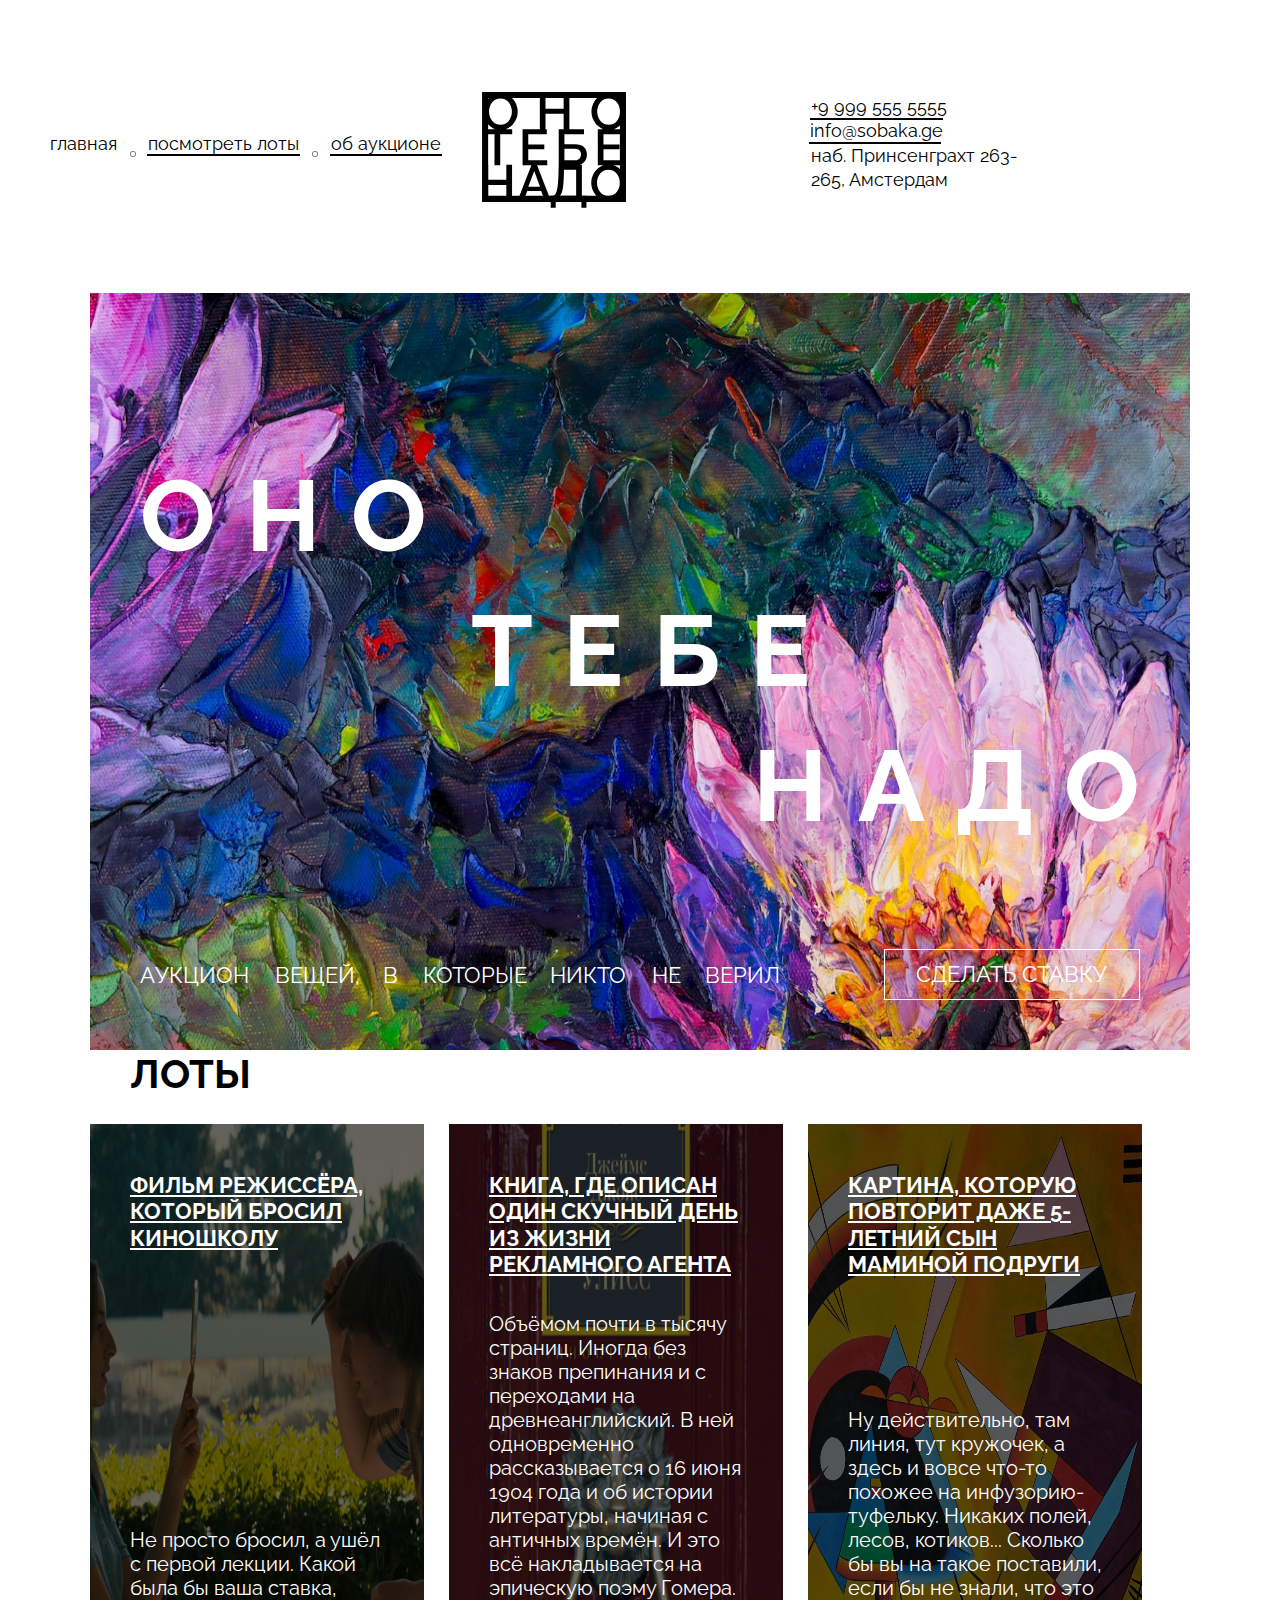
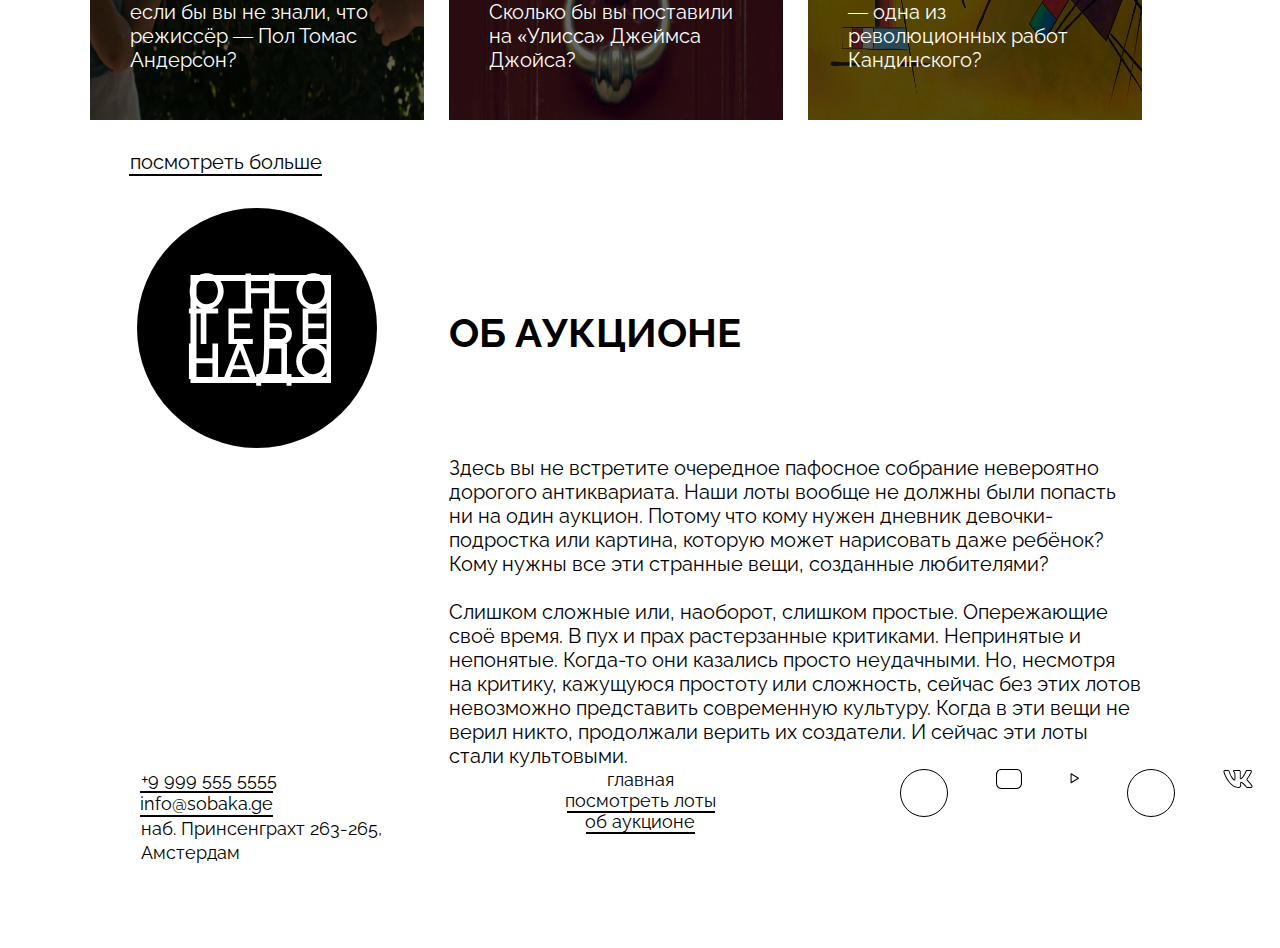
<file: index1.html>
<!DOCTYPE html>
<html lang="ru">
<head>
    <meta charset="UTF-8"/>
    <meta http-equiv="X-UA-Compatible" content="IE=edge"/>
    <meta name="viewport" content="width=device-width, initial-scale=1.0"/>
    <title>Оно тебе надо — аукцион вещей, в которые никто не верил</title>
    <link rel="stylesheet" href="fonts/fonts.css">
    <link rel="stylesheet" href="styles/global.css">
    <link rel="stylesheet" href="styles/style.css">
</head>
<body>
<div class="page">
    <header>
        <div data-layer="header" class="Header container-hidden"
             style="height: 293px;">
            <div data-layer="наб. Принсенграхт 263- 265, Амстердам" class="c263265 text-black-18"
                 style="width: 236.49px; left: 811px; top: 144px; position: absolute; color: black; font-size: 18px; font-family: Raleway; font-weight: 400; line-height: 24.30px; word-wrap: break-word">
                наб. Принсенграхт 263- 265, Амстердам
            </div>
            <div data-layer="Line 5" class="Line5"
                 style="width: 129.72px; height: 0px; left: 810px; top: 143px; position: absolute; outline: 1px black solid; outline-offset: -0.50px"></div>
            <div data-layer="info@sobaka.ge" class="InfoSobakaGe"
                 style="width: 239.48px; height: 24px; left: 810px; top: 119px; position: absolute; color: black; font-size: 18px; font-family: Raleway; font-weight: 400; line-height: 24.30px; word-wrap: break-word">
                info@sobaka.ge
            </div>
            <div data-layer="Line 4" class="Line4"
                 style="width: 131.71px; height: 0px; left: 810.52px; top: 119px; position: absolute; outline: 1px black solid; outline-offset: -0.50px"></div>
            <div data-layer="+9 999 555 5555" class="c99995555555"
                 style="width: 239.48px; height: 24px; left: 810.52px; top: 95px; position: absolute; color: black; font-size: 18px; font-family: Raleway; font-weight: 400; line-height: 24.30px; word-wrap: break-word">
                +9 999 555 5555
            </div>
            <a href="index.html" class="Logo" style="left: 478px; top: 92px; position: absolute">
                <img src="images/logo-black.svg" alt="Логотип аукциона" style="width:150px;height:auto;display:block">
            </a>
            <div data-layer="Line 3" class="Line3"
                 style="width: 110px; height: 0px; left: 331.48px; top: 155px; position: absolute; outline: 1px black solid; outline-offset: -0.50px"></div>
            <div data-layer="об аукционе"
                 style="left: 331.48px; top: 133px; position: absolute; color: black; font-size: 18px; font-family: Raleway; font-weight: 400; word-wrap: break-word">
                об аукционе
            </div>
            <div data-svg-wrapper data-layer="list_marker" class="ListMarker"
                 style="left: 312px; top: 142px; position: absolute">
                <svg width="6" height="6" viewBox="0 0 6 6" fill="none" xmlns="http://www.w3.org/2000/svg">
                    <circle cx="3" cy="3" r="2.75" stroke="black" stroke-width="0.5"/>
                </svg>
            </div>
            <div data-layer="Line 2" class="Line2"
                 style="width: 151px; height: 0px; left: 148.48px; top: 155px; position: absolute; outline: 1px black solid; outline-offset: -0.50px"></div>
            <div data-layer="посмотреть лоты"
                 style="left: 148.48px; top: 133px; position: absolute; color: black; font-size: 18px; font-family: Raleway; font-weight: 400; word-wrap: break-word">
                посмотреть лоты
            </div>
            <div data-svg-wrapper data-layer="list_marker" class="ListMarker"
                 style="left: 130px; top: 142px; position: absolute">
                <svg width="6" height="6" viewBox="0 0 6 6" fill="none" xmlns="http://www.w3.org/2000/svg">
                    <circle cx="3" cy="3" r="2.75" stroke="black" stroke-width="0.5"/>
                </svg>
            </div>
            <div data-layer="главная"
                 style="left: 50px; top: 133px; position: absolute; color: black; font-size: 18px; font-family: Raleway; font-weight: 400; word-wrap: break-word">
                главная
            </div>
        </div>
    </header>
    <main>
        <section class="cover">
            <div data-layer="cover" class="Cover"
                 style="height: 757px; position: relative; overflow: hidden">
                <img data-layer="lotus-flower" alt="lotus-flower" class="LotusFlower"
                     style="height: 757px; left: 0px; top: 0px; position: absolute"
                     src="images/cover.jpg"/>
                <div data-layer="overlay" class="Overlay"
                     style="height: 757px; left: 0px; top: 0px; position: absolute; opacity: 0.60; background: black"></div>
                <div data-layer="Rectangle 6" class="Rectangle6"
                     style="width: 256px; height: 51px; left: 794px; top: 656px; position: absolute; border: 1px white solid"></div>
                <div data-layer="Сделать ставку"
                     style="width: 193px; height: 28px; left: 825px; top: 668px; position: absolute; text-align: center; color: white; font-size: 22px; font-family: Raleway; font-weight: 500; text-transform: uppercase; word-wrap: break-word">
                    Сделать ставку
                </div>
                <div data-layer="subline" class="Subline" style="left: 50px; top: 668px; position: absolute"><span
                        style="color: white; font-size: 22px; font-family: Raleway; font-weight: 400; text-transform: uppercase; line-height: 28px; word-wrap: break-word">Аукцион</span><span
                        style="color: white; font-size: 22px; font-family: Raleway; font-weight: 400; text-transform: uppercase; line-height: 28px; letter-spacing: 19.80px; word-wrap: break-word"> </span><span
                        style="color: white; font-size: 22px; font-family: Raleway; font-weight: 400; text-transform: uppercase; line-height: 28px; word-wrap: break-word">вещей,</span><span
                        style="color: white; font-size: 22px; font-family: Raleway; font-weight: 400; text-transform: uppercase; line-height: 28px; letter-spacing: 17.60px; word-wrap: break-word"> </span><span
                        style="color: white; font-size: 22px; font-family: Raleway; font-weight: 400; text-transform: uppercase; line-height: 28px; letter-spacing: 24.20px; word-wrap: break-word">в</span><span
                        style="color: white; font-size: 22px; font-family: Raleway; font-weight: 400; text-transform: uppercase; line-height: 28px; word-wrap: break-word">которые</span><span
                        style="color: white; font-size: 22px; font-family: Raleway; font-weight: 400; text-transform: uppercase; line-height: 28px; letter-spacing: 17.60px; word-wrap: break-word"> </span><span
                        style="color: white; font-size: 22px; font-family: Raleway; font-weight: 400; text-transform: uppercase; line-height: 28px; word-wrap: break-word">никто</span><span
                        style="color: white; font-size: 22px; font-family: Raleway; font-weight: 400; text-transform: uppercase; line-height: 28px; letter-spacing: 19.80px; word-wrap: break-word"> </span><span
                        style="color: white; font-size: 22px; font-family: Raleway; font-weight: 400; text-transform: uppercase; line-height: 28px; word-wrap: break-word">не</span><span
                        style="color: white; font-size: 22px; font-family: Raleway; font-weight: 400; text-transform: uppercase; line-height: 28px; letter-spacing: 17.60px; word-wrap: break-word"> </span><span
                        style="color: white; font-size: 22px; font-family: Raleway; font-weight: 400; text-transform: uppercase; line-height: 28px; word-wrap: break-word">верил</span>
                </div>
                <div data-layer="НАДО"
                     style="left: 663px; top: 435px; position: absolute; text-align: right; color: white; font-size: 100px; font-family: Raleway; font-weight: 700; text-transform: uppercase; line-height: 115px; letter-spacing: 30px; word-wrap: break-word">
                    НАДО
                </div>
                <div data-layer="ТЕБЕ"
                     style="left: 380.50px; top: 300px; position: absolute; text-align: center; color: white; font-size: 100px; font-family: Raleway; font-weight: 700; text-transform: uppercase; line-height: 115px; letter-spacing: 30px; word-wrap: break-word">
                    ТЕБЕ
                </div>
                <div data-layer="ОНО"
                     style="left: 50px; top: 165px; position: absolute; color: white; font-size: 100px; font-family: Raleway; font-weight: 700; text-transform: uppercase; line-height: 115px; letter-spacing: 30px; word-wrap: break-word">
                    оНО
                </div>
            </div>
        </section>
        <section class="lots">
            <div data-layer="lots" class="Lots" style="width: 1052px; height: 723px; position: relative">
                <div data-layer="Line 6" class="Line6"
                     style="width: 191px; height: 0px; left: 40px; top: 725px; position: absolute; outline: 1px black solid; outline-offset: -0.50px"></div>
                <div data-layer="посмотреть больше"
                     style="left: 40px; top: 700px; position: absolute; color: black; font-size: 20px; font-family: Raleway; font-weight: 400; word-wrap: break-word">
                    посмотреть больше
                </div>
                <div data-layer="Frame 3" class="Frame3"
                     style="width: 334px; height: 596px; left: 718px; top: 74px; position: absolute">
                    <img data-layer="photo" alt="frame3" class="Photo"
                         style="width: 334px; height: 596px; left: 0px; top: 0px; position: absolute"
                         src="images/card-lot-03.jpg"/>
                    <div data-layer="overlay" class="Overlay"
                         style="width: 334px; height: 596px; left: 0px; top: 0px; position: absolute; background: rgba(0, 0, 0, 0.60)"></div>
                    <div data-layer="Ну действительно, там линия, тут кружочек, а здесь и вовсе что-то похожее на инфузорию-туфельку. Никаких полей, лесов, котиков... Сколько бы вы на такое поставили, если бы не знали, что это — одна из революционных работ Кандинского?"
                         style="width: 254px; left: 40px; top: 284px; position: absolute; color: white; font-size: 20px; font-family: Raleway; font-weight: 400; line-height: 24px; word-wrap: break-word">
                        Ну действительно, там линия, тут кружочек, а здесь и вовсе что-то похожее на инфузорию-туфельку.
                        Никаких
                        полей, лесов, котиков... Сколько бы вы на такое поставили, если бы не знали, что это — одна из
                        революционных работ Кандинского?
                    </div>
                    <div data-layer="Картина, которую повторит даже 5-летний сын маминой подруги"
                         style="width: 254px; height: 110px; left: 40px; top: 48px; position: absolute; color: white; font-size: 22px; font-family: Raleway; font-weight: 700; text-decoration: underline; text-transform: uppercase; line-height: 26.40px; word-wrap: break-word">
                        Картина, которую повторит даже 5-летний сын маминой подруги
                    </div>
                </div>
                <div data-layer="Frame 2" class="Frame2"
                     style="width: 334px; height: 596px; left: 359px; top: 74px; position: absolute">
                    <img data-layer="photo" alt="frame2" class="Photo"
                         style="width: 334px; height: 596px; left: 0px; top: 0px; position: absolute"
                         src="images/card-lot-02.jpg"/>
                    <div data-layer="overlay" class="Overlay"
                         style="width: 334px; height: 596px; left: 0px; top: 0px; position: absolute; background: rgba(0, 0, 0, 0.60)"></div>
                    <div data-layer="Объёмом почти в тысячу страниц. Иногда без знаков препинания и с переходами на древнеанглийский. В ней одновременно рассказывается о 16 июня 1904 года и об истории литературы, начиная с античных времён. И это всё накладывается на эпическую поэму Гомера. Сколько бы вы поставили на «Улисса» Джеймса Джойса?"
                         style="width: 254px; left: 40px; top: 188px; position: absolute; color: white; font-size: 20px; font-family: Raleway; font-weight: 400; line-height: 24px; word-wrap: break-word">
                        Объёмом почти в тысячу страниц. Иногда без знаков препинания и с переходами на древнеанглийский.
                        В
                        ней
                        одновременно рассказывается о 16 июня 1904 года и об истории литературы, начиная с античных
                        времён.
                        И
                        это всё накладывается на эпическую поэму Гомера. Сколько бы вы поставили на «Улисса» Джеймса
                        Джойса?
                    </div>
                    <div data-layer="Книга, где описан один скучный день из жизни рекламного агента"
                         style="width: 254px; height: 110px; left: 40px; top: 48px; position: absolute; color: white; font-size: 22px; font-family: Raleway; font-weight: 700; text-decoration: underline; text-transform: uppercase; line-height: 26.40px; word-wrap: break-word">
                        Книга, где описан один скучный день из жизни рекламного агента
                    </div>
                </div>
                <div data-layer="Frame 1" class="Frame1"
                     style="width: 334px; height: 596px; left: 0px; top: 74px; position: absolute">
                    <img data-layer="photo" alt="frame1" class="Photo"
                         style="width: 334px; height: 596px; left: 0px; top: 0px; position: absolute"
                         src="images/card-lot-01.jpg"/>
                    <div data-layer="overlay" class="Overlay"
                         style="width: 334px; height: 596px; left: 0px; top: 0px; position: absolute; background: rgba(0, 0, 0, 0.60)"></div>
                    <div data-layer="Не просто бросил, а ушёл с первой лекции. Какой была бы ваша ставка, если бы вы не знали, что режиссёр — Пол Томас Андерсон?"
                         style="width: 254px; height: 144px; left: 40px; top: 404px; position: absolute; color: white; font-size: 20px; font-family: Raleway; font-weight: 400; line-height: 24px; word-wrap: break-word">
                        Не просто бросил, а ушёл с первой лекции. Какой была бы ваша ставка, если бы вы не знали, что
                        режиссёр —
                        Пол Томас Андерсон?
                    </div>
                    <div data-layer="Фильм режиссёра, который бросил киношколу"
                         style="width: 254px; height: 82px; left: 40px; top: 48px; position: absolute; color: white; font-size: 22px; font-family: Raleway; font-weight: 700; text-decoration: underline; text-transform: uppercase; line-height: 26.40px; word-wrap: break-word">
                        Фильм режиссёра, который бросил киношколу
                    </div>
                </div>
                <div data-layer="title" class="Title"
                     style="left: 40px; top: 0px; position: absolute; color: black; font-size: 40px; font-family: Raleway; font-weight: 700; text-transform: uppercase; word-wrap: break-word">
                    Лоты
                </div>
            </div>
        </section>
        <section class="about">
            <div data-layer="about" class="About" style="width: 1052px; height: 595px; position: relative">
                <div data-layer="about-column" class="AboutColumn"
                     style="width: 693px; height: 449px; left: 359px; top: 133px; position: absolute">
                    <div data-layer="Здесь вы не встретите очередное пафосное собрание невероятно дорогого антиквариата. Наши лоты вообще не должны были попасть ни на один аукцион. Потому что кому нужен дневник девочки-подростка или картина, которую может нарисовать даже ребёнок? Кому нужны все эти странные вещи, созданные любителями?"
                         style="width: 688px; left: 0px; top: 150px; position: absolute; color: black; font-size: 20px; font-family: Raleway; font-weight: 400; line-height: 24px; word-wrap: break-word">
                        Здесь вы не встретите очередное пафосное собрание невероятно дорогого антиквариата. Наши лоты
                        вообще
                        не
                        должны были попасть ни на один аукцион. Потому что кому нужен дневник девочки-подростка или
                        картина,
                        которую может нарисовать даже ребёнок? Кому нужны все эти странные вещи, созданные любителями?
                    </div>
                    <div data-layer="Слишком сложные или, наоборот, слишком простые. Опережающие своё время. В пух и прах растерзанные критиками. Непринятые и непонятые. Когда-то они казались просто неудачными. Но, несмотря на критику, кажущуюся простоту или сложность, сейчас без этих лотов невозможно представить современную культуру. Когда в эти вещи не верил никто, продолжали верить их создатели. И сейчас эти лоты стали культовыми."
                         style="width: 693px; left: 0px; top: 294px; position: absolute; color: black; font-size: 20px; font-family: Raleway; font-weight: 400; line-height: 24px; word-wrap: break-word">
                        Слишком сложные или, наоборот, слишком простые. Опережающие своё время. В пух и прах
                        растерзанные
                        критиками. Непринятые и непонятые. Когда-то они казались просто неудачными. Но, несмотря<br/>на
                        критику,
                        кажущуюся простоту или сложность, сейчас без этих лотов невозможно представить современную
                        культуру.
                        Когда в эти вещи не верил никто, продолжали верить их создатели. И сейчас эти лоты стали
                        культовыми.
                    </div>
                    <div data-layer="Об аукционе"
                         style="left: 0px; top: 3px; position: absolute; color: black; font-size: 40px; font-family: Raleway; font-weight: 700; text-transform: uppercase; word-wrap: break-word">
                        Об аукционе
                    </div>
                </div>
                <div data-layer="logo-column" class="LogoColumn"
                     style="width: 240px; height: 240px; left: 47px; top: 35px; position: absolute">
                    <div data-layer="Ellipse 10" class="Ellipse10"
                         style="width: 240px; height: 240px; left: 0px; top: 0px; position: absolute; background: black; border-radius: 9999px"></div>
                    <div data-layer="logo-white" class="LogoWhite"
                         style="width: 148px; height: 114px; left: 46.48px; top: 64px; position: absolute; overflow: hidden">
                        <div data-svg-wrapper data-layer="Vector" class="Vector"
                             style="left: 7px; top: 3px; position: absolute">
                            <svg width="143" height="108" viewBox="0 0 143 108" fill="none"
                                 xmlns="http://www.w3.org/2000/svg">
                                <path d="M3.47864 3H139.479V105H3.47864V3Z" stroke="white" stroke-width="6"/>
                            </svg>
                        </div>
                        <div data-svg-wrapper data-layer="Vector" class="Vector"
                             style="left: 4.42px; top: 1.25px; position: absolute">
                            <svg width="143" height="113" viewBox="0 0 143 113" fill="none"
                                 xmlns="http://www.w3.org/2000/svg">
                                <path d="M18.6331 36.25C16.0664 36.25 13.7497 35.75 11.6831 34.75C9.61644 33.75 7.83314 32.4 6.3331 30.7C4.8331 28.9667 3.66643 27.0333 2.8331 24.9C2.0331 22.7333 1.6331 20.5167 1.6331 18.25C1.6331 15.8833 2.06643 13.6333 2.9331 11.5C3.79976 9.3333 4.99976 7.41667 6.53314 5.75C8.06644 4.05 9.86644 2.71667 11.9331 1.75C14.0331 0.75 16.2997 0.25 18.7331 0.25C21.2664 0.25 23.5664 0.76667 25.6331 1.8C27.7331 2.83333 29.5164 4.21666 30.9831 5.95C32.4831 7.68333 33.6331 9.6167 34.4331 11.75C35.2664 13.8833 35.6831 16.0667 35.6831 18.3C35.6831 20.6667 35.2497 22.9333 34.3831 25.1C33.5497 27.2333 32.3664 29.15 30.8331 30.85C29.2997 32.5167 27.4831 33.8333 25.3831 34.8C23.3164 35.7667 21.0664 36.25 18.6331 36.25ZM7.33314 18.25C7.33314 19.9167 7.59974 21.5333 8.13314 23.1C8.66644 24.6667 9.41644 26.0667 10.3831 27.3C11.3831 28.5 12.5831 29.45 13.9831 30.15C15.3831 30.85 16.9497 31.2 18.6831 31.2C20.4831 31.2 22.0831 30.8333 23.4831 30.1C24.8831 29.3667 26.0497 28.3833 26.9831 27.15C27.9497 25.8833 28.6831 24.4833 29.1831 22.95C29.6831 21.3833 29.9331 19.8167 29.9331 18.25C29.9331 16.5833 29.6664 14.9833 29.1331 13.45C28.6331 11.8833 27.8831 10.5 26.8831 9.3C25.8831 8.06666 24.6831 7.1 23.2831 6.4C21.9164 5.7 20.3831 5.35 18.6831 5.35C16.8831 5.35 15.2831 5.71667 13.8831 6.45C12.4831 7.18333 11.2997 8.16667 10.3331 9.4C9.36644 10.6333 8.61644 12.0167 8.08314 13.55C7.58314 15.0833 7.33314 16.65 7.33314 18.25ZM86.6307 0.5V36H80.9807V20.35H63.0807V36H57.4807V0.5H63.0807V15.35H80.9807V0.5H86.6307ZM125.389 36.25C122.823 36.25 120.506 35.75 118.439 34.75C116.373 33.75 114.589 32.4 113.089 30.7C111.589 28.9667 110.423 27.0333 109.589 24.9C108.789 22.7333 108.389 20.5167 108.389 18.25C108.389 15.8833 108.823 13.6333 109.689 11.5C110.556 9.3333 111.756 7.41667 113.289 5.75C114.823 4.05 116.623 2.71667 118.689 1.75C120.789 0.75 123.056 0.25 125.489 0.25C128.023 0.25 130.323 0.76667 132.389 1.8C134.489 2.83333 136.273 4.21666 137.739 5.95C139.239 7.68333 140.389 9.6167 141.189 11.75C142.023 13.8833 142.439 16.0667 142.439 18.3C142.439 20.6667 142.006 22.9333 141.139 25.1C140.306 27.2333 139.123 29.15 137.589 30.85C136.056 32.5167 134.239 33.8333 132.139 34.8C130.073 35.7667 127.823 36.25 125.389 36.25ZM114.089 18.25C114.089 19.9167 114.356 21.5333 114.889 23.1C115.423 24.6667 116.173 26.0667 117.139 27.3C118.139 28.5 119.339 29.45 120.739 30.15C122.139 30.85 123.706 31.2 125.439 31.2C127.239 31.2 128.839 30.8333 130.239 30.1C131.639 29.3667 132.806 28.3833 133.739 27.15C134.706 25.8833 135.439 24.4833 135.939 22.95C136.439 21.3833 136.689 19.8167 136.689 18.25C136.689 16.5833 136.423 14.9833 135.889 13.45C135.389 11.8833 134.639 10.5 133.639 9.3C132.639 8.06666 131.439 7.1 130.039 6.4C128.673 5.7 127.139 5.35 125.439 5.35C123.639 5.35 122.039 5.71667 120.639 6.45C119.239 7.18333 118.056 8.16667 117.089 9.4C116.123 10.6333 115.373 12.0167 114.839 13.55C114.339 15.0833 114.089 16.65 114.089 18.25ZM30.1936 40.45H18.3936V71H12.7436V40.45H0.893677V35.5H30.1936V40.45ZM64.8042 66.05V71H40.4542V35.5H64.3542V40.45H46.0542V50.55H61.9042V55.2H46.0542V66.05H64.8042ZM76.1311 71V35.5H101.082V40.4H81.7311V50.35H92.1311C96.0645 50.35 99.0146 51.2833 100.982 53.15C102.948 54.9833 103.932 57.4167 103.932 60.45C103.932 62.4833 103.498 64.3 102.632 65.9C101.798 67.4667 100.532 68.7167 98.8316 69.65C97.1646 70.55 95.0478 71 92.4811 71H76.1311ZM81.7311 66.1H91.7311C93.2645 66.1 94.4978 65.8167 95.4311 65.25C96.3978 64.6833 97.0816 63.9667 97.4816 63.1C97.9146 62.2 98.1316 61.2667 98.1316 60.3C98.1316 59.3333 97.9476 58.4333 97.5816 57.6C97.2146 56.7667 96.5476 56.1 95.5811 55.6C94.6478 55.0667 93.3311 54.8 91.6311 54.8H81.7311V66.1ZM139.037 66.05V71H114.687V35.5H138.587V40.45H120.287V50.55H136.137V55.2H120.287V66.05H139.037ZM30.069 70.5V106H24.419V90.35H6.51904V106H0.919067V70.5H6.51904V85.35H24.419V70.5H30.069ZM49.3272 70.5H54.6272L68.4272 106H62.5272L58.7772 96.35H45.0772L41.3772 106H35.4272L49.3272 70.5ZM57.6772 92.2L51.9772 76.65L46.0772 92.2H57.6772ZM68.2175 112.8V101.05H69.9175C70.8508 101.05 71.6508 100.683 72.3175 99.95C73.0175 99.217 73.6008 98.05 74.0675 96.45C74.5675 94.85 74.9508 92.75 75.2175 90.15C75.5175 87.5167 75.7341 84.3 75.8675 80.5L76.1175 70.5H98.9676V101.05H103.468V112.8H98.5176V106H73.1675V112.8H68.2175ZM77.0175 101.05H93.3175V75.45H81.3175L81.1675 81.25C81.0675 85.0833 80.8675 88.3333 80.5675 91C80.2675 93.6333 79.8341 95.7667 79.2675 97.4C78.7008 99.033 77.9508 100.25 77.0175 101.05ZM125.191 106.25C122.624 106.25 120.308 105.75 118.241 104.75C116.174 103.75 114.391 102.4 112.891 100.7C111.391 98.9667 110.224 97.0333 109.391 94.9C108.591 92.7333 108.191 90.5167 108.191 88.25C108.191 85.8833 108.624 83.6333 109.491 81.5C110.358 79.3333 111.558 77.4167 113.091 75.75C114.624 74.05 116.424 72.7167 118.491 71.75C120.591 70.75 122.858 70.25 125.291 70.25C127.824 70.25 130.124 70.7667 132.191 71.8C134.291 72.8333 136.074 74.2167 137.541 75.95C139.041 77.6833 140.191 79.6167 140.991 81.75C141.824 83.8833 142.241 86.0667 142.241 88.3C142.241 90.6667 141.808 92.9333 140.941 95.1C140.108 97.2333 138.924 99.15 137.391 100.85C135.858 102.517 134.041 103.833 131.941 104.8C129.874 105.767 127.624 106.25 125.191 106.25ZM113.891 88.25C113.891 89.9167 114.158 91.5333 114.691 93.1C115.224 94.6667 115.974 96.0667 116.941 97.3C117.941 98.5 119.141 99.45 120.541 100.15C121.941 100.85 123.508 101.2 125.241 101.2C127.041 101.2 128.641 100.833 130.041 100.1C131.441 99.367 132.608 98.3833 133.541 97.15C134.508 95.8833 135.241 94.4833 135.741 92.95C136.241 91.3833 136.491 89.8167 136.491 88.25C136.491 86.5833 136.224 84.9833 135.691 83.45C135.191 81.8833 134.441 80.5 133.441 79.3C132.441 78.0667 131.241 77.1 129.841 76.4C128.474 75.7 126.941 75.35 125.241 75.35C123.441 75.35 121.841 75.7167 120.441 76.45C119.041 77.1833 117.858 78.1667 116.891 79.4C115.924 80.6333 115.174 82.0167 114.641 83.55C114.141 85.0833 113.891 86.65 113.891 88.25Z"
                                      fill="white"/>
                            </svg>
                        </div>
                    </div>
                </div>
            </div>
        </section>
    </main>
    <footer>
        <div data-layer="footer" class="Footer" style="height: 180px; position: relative">
            <div data-layer="socials" class="Socials"
                 style="width: 240px; left: 810px; top: 1px; position: absolute; justify-content: flex-start; align-items: flex-start; gap: 48px; display: inline-flex">
                <div data-svg-wrapper data-layer="Ellipse 4" class="Ellipse4">
                    <svg width="48" height="48" viewBox="0 0 48 48" fill="none" xmlns="http://www.w3.org/2000/svg">
                        <circle cx="24" cy="24" r="23.5" stroke="black"/>
                    </svg>
                </div>
                <div data-svg-wrapper data-layer="Vector" class="Vector">
                    <svg width="26" height="20" viewBox="0 0 26 20" fill="none" xmlns="http://www.w3.org/2000/svg">
                        <path d="M20.8296 0H5.17033C2.31935 0 0 2.43601 0 5.43024V14.5698C0 17.564 2.31935 20 5.17033 20H20.8296C23.6806 20 26 17.564 26 14.5698V5.43024C26 2.43601 23.6806 0 20.8296 0ZM24.9388 14.5698C24.9388 16.9512 23.0954 18.8889 20.8296 18.8889H5.17033C2.90461 18.8889 1.06122 16.9512 1.06122 14.5698V5.43024C1.06122 3.04879 2.90461 1.11111 5.17033 1.11111H20.8296C23.0954 1.11111 24.9388 3.04879 24.9388 5.43024V14.5698Z"
                              fill="black"/>
                    </svg>
                </div>
                <div data-svg-wrapper data-layer="Vector" class="Vector">
                    <svg width="9" height="11" viewBox="0 0 9 11" fill="none" xmlns="http://www.w3.org/2000/svg">
                        <path d="M8.70118 4.79911L1.34955 0.290609C1.18634 0.190553 0.982699 0.188886 0.817613 0.287942C0.652592 0.386942 0.550781 0.570831 0.550781 0.769942V9.78583C0.550781 9.98494 0.652592 10.1688 0.817347 10.2678C0.899221 10.3169 0.990433 10.3414 1.08139 10.3414C1.17413 10.3414 1.26662 10.3159 1.34955 10.2652L8.70118 5.75778C8.8636 5.65822 8.96364 5.47565 8.96364 5.27843C8.96364 5.08121 8.86388 4.89866 8.70118 4.79911ZM1.61201 8.81655V1.73922L7.38294 5.27843L1.61201 8.81655Z"
                              fill="black"/>
                    </svg>
                </div>
                <div data-svg-wrapper data-layer="Ellipse 7" class="Ellipse7">
                    <svg width="48" height="48" viewBox="0 0 48 48" fill="none" xmlns="http://www.w3.org/2000/svg">
                        <circle cx="24" cy="24" r="23.5" stroke="black"/>
                    </svg>
                </div>
                <div data-svg-wrapper data-layer="vk" class="Vk">
                    <svg width="30" height="19" viewBox="0 0 30 19" fill="none" xmlns="http://www.w3.org/2000/svg">
                        <path d="M28.1249 18.9531H24.1874C23.7187 18.9531 23.2499 18.6719 22.9687 18.2969L22.5937 17.6875C22.3593 17.4063 20.2031 14.9219 18.8906 14.125C18.3749 13.8438 18.1874 13.8906 18.1874 13.8906C18.1874 13.8906 18.1406 14.0313 18.1406 14.0781V16.5625C18.1406 17.875 17.0624 18.9062 15.7968 18.9062H14.8593C14.6249 18.9062 9.37495 18.8125 5.20307 12.5781C1.92182 7.70313 0.843696 4.51563 0.468696 2.6875C0.374946 2.26562 0.515571 1.84375 0.749946 1.51562C1.0312 1.1875 1.4062 1 1.82807 1H5.1562C5.76557 1 6.2812 1.375 6.4687 1.98438C6.8437 3.0625 7.7812 5.82813 8.9062 7.60938C10.5468 10.3281 11.2031 10.5625 11.3906 10.5625C11.5312 10.3281 11.4843 9.39063 11.4843 8.78125C11.4843 8.5 11.4843 8.26563 11.4843 7.98438C11.4843 7.79688 11.4843 7.5625 11.4843 7.32812C11.4843 6.15625 11.5312 4.5625 11.0624 3.8125L10.1249 2.45312C9.93745 2.17188 9.89057 1.79688 10.0781 1.46875C10.2187 1.14063 10.5468 0.953125 10.9218 0.953125H16.2656C17.0624 0.953125 17.6718 1.60938 17.6718 2.35938V9.10938C17.6718 9.15625 17.7187 9.20312 17.7187 9.20312C17.7187 9.20312 17.9062 9.20312 18.4218 8.73438C19.4999 7.65625 20.8593 5.64062 22.2187 2.875L22.6874 1.79688C22.9218 1.28125 23.4374 0.953125 23.9999 0.953125H27.4687C27.9374 0.953125 28.3593 1.1875 28.6406 1.5625C28.9218 1.9375 28.9687 2.45312 28.7812 2.875L28.4062 3.85938V3.90625C28.3593 4 27.0937 6.48438 25.7812 8.3125C24.7499 9.71875 24.3281 10.375 24.4218 10.6094C24.5156 10.75 25.1249 11.4531 25.7343 12.0156C26.8593 13.1875 28.2656 14.6875 28.7812 15.6719C29.0156 16.0938 29.2499 16.4688 29.3906 16.7969C29.6249 17.2188 29.6249 17.7344 29.3437 18.2031C29.0624 18.7188 28.6406 18.9531 28.1249 18.9531ZM18.2812 12.9531C18.6093 12.9531 18.9843 13.0938 19.4062 13.3281C20.9531 14.2188 23.2968 16.9844 23.3906 17.125L23.4374 17.1719L23.8124 17.7812C23.9062 17.9219 24.0468 18.0156 24.2343 18.0156H28.1249C28.3593 18.0156 28.4999 17.875 28.5468 17.7812C28.5937 17.7344 28.6874 17.5469 28.5468 17.3125C28.3593 16.9844 28.1718 16.6094 27.9374 16.1875C27.4687 15.3438 26.0624 13.8438 25.0312 12.7188C23.9999 11.5938 23.6249 11.2188 23.5312 10.9844C23.2499 10.2812 23.6718 9.71875 25.0312 7.84375C26.2499 6.15625 27.4218 3.85938 27.5624 3.57812L27.9374 2.59375C27.9843 2.45313 27.9843 2.26563 27.8906 2.17188C27.7968 2.03125 27.6562 1.98438 27.5156 1.98438H24.0468C23.8593 1.98438 23.6718 2.07813 23.6249 2.26563L23.1562 3.39062C22.1249 5.40625 20.6249 8.07812 19.1718 9.53125C18.5624 10.1406 17.9999 10.3281 17.5312 10.1875C16.9687 10 16.8281 9.39063 16.8281 9.34375C16.8281 9.29688 16.8281 9.29688 16.8281 9.25V2.45312C16.8281 2.17188 16.5937 1.98438 16.3593 1.98438H10.9218L11.8593 3.34375C12.4687 4.32812 12.4687 6.0625 12.4218 7.42188C12.4218 7.65625 12.4218 7.84375 12.4218 8.03125C12.4218 8.26562 12.4218 8.54688 12.4218 8.78125C12.4687 10.0938 12.4687 11.3125 11.6249 11.5C10.6874 11.6875 9.70307 10.7031 8.10932 8.125C7.0312 6.29688 6.0937 3.71875 5.62495 2.3125C5.57807 2.125 5.39057 1.98438 5.1562 1.98438H1.87495C1.73432 1.98438 1.5937 2.03125 1.49995 2.17188C1.4062 2.26563 1.4062 2.40625 1.4062 2.54688C1.73432 4.28125 2.81245 7.32812 5.99995 12.1094C9.89057 17.9219 14.8124 18.0156 14.8593 18.0156H15.7968C16.5937 18.0156 17.2031 17.3594 17.2031 16.6094V14.125C17.2031 14.0781 17.2031 13.4219 17.7187 13.0938C17.9062 13 18.0937 12.9531 18.2812 12.9531Z"
                              fill="black"/>
                    </svg>
                </div>
                <div data-svg-wrapper data-layer="Ellipse 6" class="Ellipse6">
                    <svg width="48" height="48" viewBox="0 0 48 48" fill="none" xmlns="http://www.w3.org/2000/svg">
                        <circle cx="24" cy="24" r="23.5" stroke="black"/>
                    </svg>
                </div>
                <div data-svg-wrapper data-layer="pinterest" class="Pinterest">
                    <svg width="17" height="22" viewBox="0 0 17 22" fill="none" xmlns="http://www.w3.org/2000/svg">
                        <path d="M16.7357 5.47772C16.4068 4.35146 15.8783 3.40326 15.1197 2.57926C14.3781 1.7733 13.5248 1.16207 12.5105 0.710669C11.3554 0.197802 10.0163 -0.0513704 8.73682 0.00882762C8.27004 0.0304585 7.81425 0.0553363 7.3673 0.120887C6.10815 0.303412 4.99953 0.683686 3.97799 1.28378C2.67446 2.05012 1.65672 3.09279 0.95315 4.38296C0.587812 5.05436 0.228016 6.23826 0.0749623 7.01123C-0.106018 7.9228 0.0534113 9.50387 0.416574 10.3956C0.87028 11.507 1.24364 11.9995 2.15394 12.687C2.15944 12.6911 2.72222 13.1018 3.09725 13.0956C3.78012 13.0823 3.91586 12.4205 3.98098 12.1024C3.99323 12.0424 4.00505 11.9829 4.01943 11.9271C4.03211 11.8779 4.04861 11.8252 4.0651 11.7703C4.16148 11.4543 4.29303 11.0218 4.07481 10.6383C3.9928 10.4946 3.896 10.3827 3.81056 10.2844C3.76406 10.2308 3.71756 10.1792 3.67989 10.1222C3.35603 9.6348 3.19199 9.02488 3.19199 8.30952C3.19199 7.37093 3.40171 6.52083 3.83299 5.71079C4.61562 4.24155 5.91452 3.3141 7.58972 3.02834C8.5432 2.86656 9.65393 2.93426 10.4877 3.20485C11.2492 3.45231 11.8974 3.88997 12.3625 4.4712C12.8547 5.0863 13.1363 5.86655 13.1984 6.79058C13.239 7.38036 13.1862 7.97422 13.1426 8.36884C12.9743 9.88739 12.538 11.1098 11.8463 12.0028C11.2797 12.7355 10.6687 13.1029 9.97779 13.1265C9.533 13.144 9.20066 13.0519 8.90005 12.8338C8.61633 12.6288 8.44764 12.3762 8.36815 12.0396C8.27809 11.6553 8.38673 11.2568 8.50215 10.8349L8.52077 10.7675C8.62184 10.3962 8.72712 10.0571 8.83069 9.72325C8.99348 9.19731 9.16218 8.65338 9.30128 8.02266C9.45858 7.31051 9.47932 6.73551 9.36558 6.26525C9.22521 5.68165 8.91568 5.2446 8.44552 4.96568C7.94787 4.67154 7.243 4.61498 6.65148 4.82151C5.76948 5.12658 5.09678 5.93811 4.80543 7.04809C4.65788 7.61194 4.61476 8.20369 4.67862 8.80589C4.72767 9.27809 4.83167 9.70697 5.02447 10.2252C5.01815 10.2477 5.01096 10.2713 5.00417 10.2942C4.99022 10.3405 4.97755 10.385 4.96823 10.4234C4.76063 11.3007 4.55895 12.166 4.3577 13.0298C4.1666 13.8499 3.97548 14.6687 3.78012 15.4957L3.73613 15.6811C3.53615 16.5237 3.32979 17.3949 3.28205 18.4351L3.26048 18.8696C3.21818 19.6776 3.17505 20.5134 3.28205 21.2866C3.30317 21.4374 3.3501 21.7757 3.67865 21.8939C3.77675 21.9687 3.87144 22 3.96318 22C4.23804 22 4.48283 21.717 4.69087 21.477C5.37033 20.6942 5.94791 19.7059 6.457 18.4561C6.6849 17.8971 6.83585 17.2957 6.9817 16.7139L7.06965 16.3672C7.17619 15.9529 7.28062 15.533 7.3838 15.1176L7.3906 15.09C7.58253 15.2601 7.80408 15.4137 8.06074 15.5561C8.60408 15.861 9.21717 16.0386 9.88224 16.0838C10.5059 16.1267 11.1621 16.0457 11.8864 15.8351C12.4365 15.6761 12.9633 15.4346 13.4525 15.1172C15.2076 13.9783 16.4042 11.9859 16.8216 9.50734C16.9467 8.76671 17 8.17131 17 7.51664C17 6.76122 16.9112 6.075 16.7357 5.47772ZM15.9683 9.35948C15.592 11.5918 14.5328 13.3741 12.9857 14.378C12.5676 14.6495 12.1177 14.8556 11.648 14.9914C11.0218 15.1737 10.4624 15.2446 9.94103 15.2084C9.39515 15.1712 8.91737 15.0338 8.47809 14.7873C8.03875 14.5437 7.75377 14.279 7.55378 13.9297L7.0227 13.0005L6.5441 14.9034C6.44136 15.3164 6.33775 15.7337 6.23163 16.1459L6.14283 16.4977C5.99783 17.0749 5.86124 17.6201 5.6566 18.121C5.20078 19.2408 4.69174 20.1265 4.10273 20.8249C4.05666 20.2304 4.0913 19.5637 4.12516 18.9156L4.14712 18.476C4.19066 17.5188 4.38771 16.6888 4.578 15.8863L4.62238 15.6999C4.81773 14.8723 5.00884 14.0524 5.20039 13.2316C5.40163 12.3687 5.60287 11.5044 5.81009 10.6291C5.81598 10.6044 5.82487 10.5755 5.83373 10.5453C5.88577 10.3684 5.9399 10.1856 5.86672 9.99985C5.68112 9.51761 5.583 9.13303 5.53949 8.71336C5.48744 8.2176 5.52169 7.73321 5.64262 7.27348C5.85828 6.45185 6.32801 5.86075 6.93226 5.65169C7.08193 5.5996 7.2388 5.57732 7.3893 5.57732C7.63496 5.57732 7.86244 5.6369 8.00875 5.72342C8.27173 5.8794 8.44046 6.12449 8.52415 6.4737C8.60452 6.80554 8.58165 7.26233 8.45652 7.8311C8.32503 8.42562 8.16942 8.92822 8.0045 9.46039C7.89795 9.80341 7.79014 10.152 7.68614 10.5337L7.66795 10.6004C7.53477 11.0871 7.3838 11.6386 7.5259 12.2431C7.65484 12.7905 7.93981 13.2173 8.39647 13.5478C8.85013 13.8765 9.3829 14.0235 10.007 14.0035C10.9558 13.9712 11.8035 13.4801 12.5274 12.5446C13.3202 11.5216 13.8166 10.1498 14.0035 8.46634C14.0504 8.03723 14.1079 7.39045 14.0627 6.73016C13.9874 5.62255 13.642 4.67667 13.0352 3.91849C12.464 3.20463 11.6746 2.66881 10.752 2.36932C9.79475 2.05802 8.52796 1.97856 7.44641 2.16279C5.49805 2.49528 3.98519 3.57784 3.07105 5.29388C2.56959 6.23524 2.32606 7.22162 2.32606 8.30952C2.32606 9.20266 2.53954 9.97716 2.96112 10.6117C3.01905 10.6994 3.08837 10.7812 3.16024 10.8637C3.22497 10.9382 3.28585 11.0085 3.32304 11.0738C3.34928 11.1454 3.27399 11.3928 3.23766 11.5117C3.21735 11.5788 3.19791 11.6433 3.18224 11.7035C3.16405 11.7735 3.14842 11.8485 3.13279 11.9242C3.11587 12.0068 3.09006 12.1343 3.06261 12.2044C2.95987 12.1637 2.77252 12.0593 2.67108 11.983C1.89309 11.3959 1.60767 11.0183 1.217 10.0605C0.923968 9.34065 0.778534 7.91595 0.923968 7.1841C1.08633 6.36401 1.43219 5.32003 1.71128 4.80733C2.33787 3.6584 3.24655 2.72818 4.41265 2.04283C5.33608 1.50035 6.34243 1.15588 7.49078 0.989414C7.89925 0.929435 8.33221 0.906049 8.777 0.885515C9.92454 0.83089 11.1275 1.05431 12.1625 1.5143C13.0665 1.91665 13.8267 2.46058 14.4863 3.17786C15.1515 3.90006 15.6152 4.73389 15.9053 5.72728C16.0571 6.24384 16.1341 6.84604 16.1341 7.51664C16.1341 8.11906 16.0846 8.67027 15.9683 9.35948Z"
                              fill="black"/>
                    </svg>
                </div>
            </div>
            <div data-layer="Line 8" class="Line8"
                 style="width: 107px; height: 0px; left: 496.60px; top: 65px; position: absolute; outline: 1px black solid; outline-offset: -0.50px"></div>
            <div data-layer="об аукционе"
                 style="width: 118.80px; left: 490.60px; top: 43px; position: absolute; text-align: center; color: black; font-size: 18px; font-family: Raleway; font-weight: 400; word-wrap: break-word">
                об аукционе
            </div>
            <div data-layer="Line 7" class="Line7"
                 style="width: 146px; height: 0px; left: 477.60px; top: 44px; position: absolute; outline: 1px black solid; outline-offset: -0.50px"></div>
            <div data-layer="посмотреть лоты"
                 style="width: 163.90px; left: 468.60px; top: 22px; position: absolute; text-align: center; color: black; font-size: 18px; font-family: Raleway; font-weight: 400; word-wrap: break-word">
                посмотреть лоты
            </div>
            <div data-layer="главная"
                 style="width: 73.70px; left: 513.70px; top: 1px; position: absolute; text-align: center; color: black; font-size: 18px; font-family: Raleway; font-weight: 400; word-wrap: break-word">
                главная
            </div>
            <div data-layer="наб. Принсенграхт 263-265, Амстердам" class="c263265"
                 style="width: 260.70px; left: 51.10px; top: 49px; position: absolute; color: black; font-size: 18px; font-family: Raleway; font-weight: 400; line-height: 24.30px; word-wrap: break-word">
                наб. Принсенграхт 263-265, Амстердам
            </div>
            <div data-layer="Line 5" class="Line5"
                 style="width: 131px; height: 0px; left: 51px; top: 48px; position: absolute; outline: 1px black solid; outline-offset: -0.50px"></div>
            <div data-layer="info@sobaka.ge" class="InfoSobakaGe"
                 style="width: 264px; height: 24px; left: 50px; top: 24px; position: absolute; color: black; font-size: 18px; font-family: Raleway; font-weight: 400; line-height: 24.30px; word-wrap: break-word">
                <a href="mailto:info@sobaka.ge" style="color: inherit; text-decoration: none;">
                    info@sobaka.ge
                </a>
            </div>
            <div data-layer="Line 4" class="Line4"
                 style="width: 131px; height: 0px; left: 51px; top: 24px; position: absolute; outline: 1px black solid; outline-offset: -0.50px"></div>
            <div data-layer="+9 999 555 5555"
                 style="width: 264px; height: 24px; left: 50.57px; top: 0px; position: absolute; color: black; font-size: 18px; font-family: Raleway; font-weight: 400; line-height: 24.30px; word-wrap: break-word">
                <a href="tel:+c99995555555" style="color: inherit; text-decoration: none;">
                    +9 999 555 5555
                </a>
            </div>
        </div>
    </footer>
</div>
</body>
</html>
</file>
<file: fonts/fonts.css>
@font-face {
  font-family: Raleway;
  src:
    url(./Raleway-Regular.woff2) format('woff2'),
    url(./Raleway-Regular.woff) format('woff');
  font-weight: normal;
  font-display: swap;
}

@font-face {
  font-family: Raleway;
  src:
    url(./Raleway-Bold.woff2) format('woff2'),
    url(./Raleway-Bold.woff) format('woff');
  font-weight: bold;
  font-display: swap;
}
</file>
<file: styles/global.css>
*,
*::before,
*::after {
  box-sizing: border-box;
}

body {
  width: 1100px;
  margin: 0 auto;
  font-family: Raleway, sans-serif;
}

h1,
h2,
h3,
h4,
h5,
h6,
p,
ul,
ol,
li,
blockquote {
  margin: 0;
  padding: 0;
}

a {
  color: inherit;
}

img {
  width: 100%;
}
</file>
<file: styles/style.css>
/* место для вашего кода */
</file>
